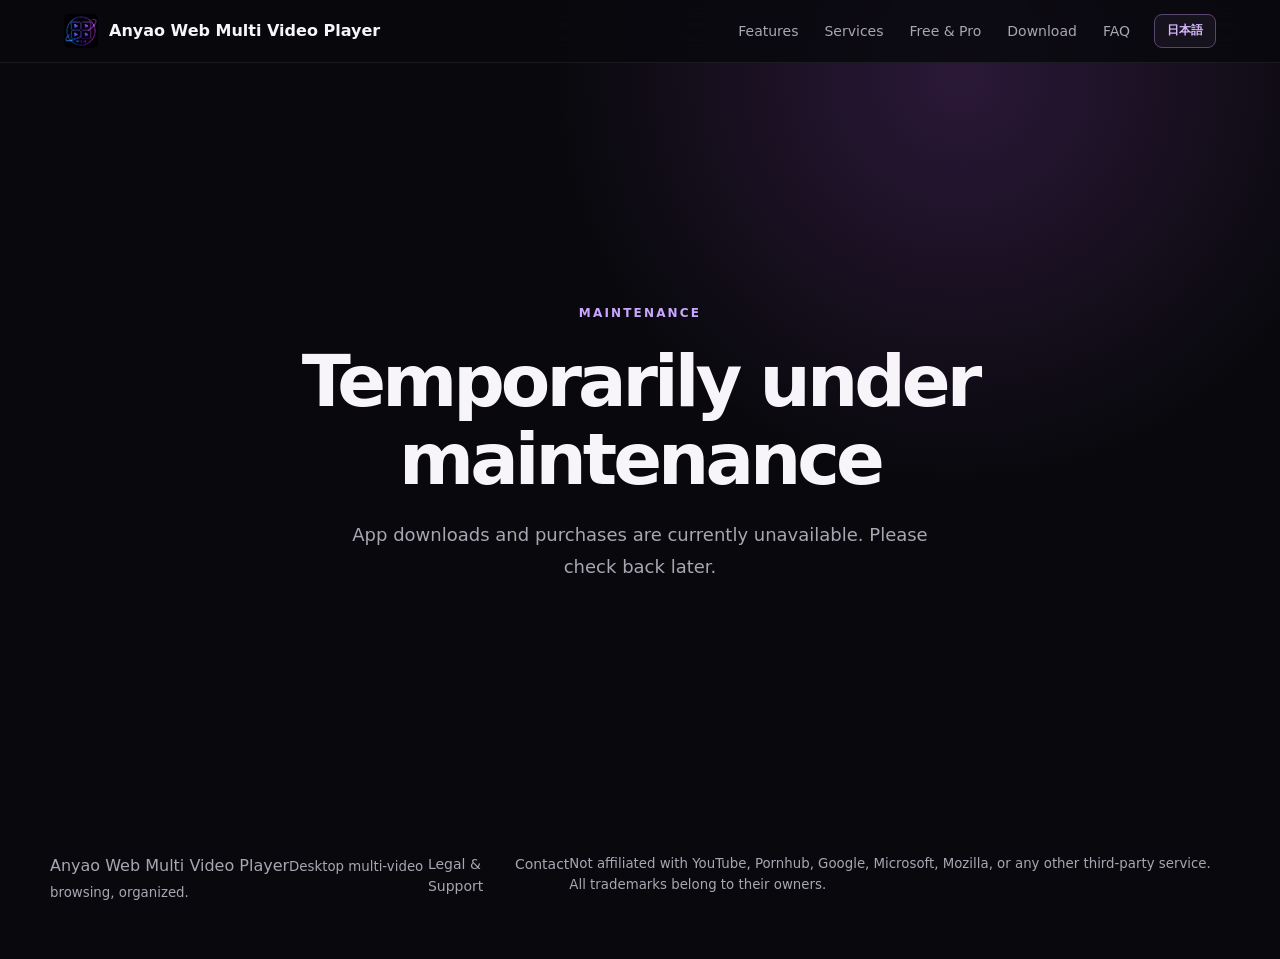
<file: index.html>
<!doctype html>
<html lang="en">
<head>
  <meta charset="utf-8">
  <meta name="viewport" content="width=device-width,initial-scale=1">
  <meta name="google-site-verification" content="KfYocEQhTSIYEuigC1DOJLBaySNf2OdBuXuCEnFZq0U">
  <title>Play Multiple Web Videos at Once | Anyao Web Multi Video Player</title>
  <meta name="description" content="Play multiple YouTube and web videos at once. Organize URLs into bookmarks and playlists with loops, Solo audio, paging, and export for macOS and Windows.">
  <meta name="robots" content="index,follow,max-image-preview:large,max-snippet:-1,max-video-preview:-1">
  <meta name="author" content="Anyao Software">
  <meta name="theme-color" content="#09080d">
  <link rel="canonical" href="https://anyao3.github.io/anyao-web-multi-video-player-site/">
  <link rel="alternate" hreflang="en" href="https://anyao3.github.io/anyao-web-multi-video-player-site/">
  <link rel="alternate" hreflang="ja" href="https://anyao3.github.io/anyao-web-multi-video-player-site/ja/">
  <link rel="alternate" hreflang="x-default" href="https://anyao3.github.io/anyao-web-multi-video-player-site/">
  <meta property="og:title" content="Play Multiple Web Videos at Once | Anyao">
  <meta property="og:description" content="Organize video URLs into playlists and play them together in a flexible desktop grid for macOS and Windows.">
  <meta property="og:type" content="website">
  <meta property="og:url" content="https://anyao3.github.io/anyao-web-multi-video-player-site/">
  <meta property="og:site_name" content="Anyao Web Multi Video Player">
  <meta property="og:locale" content="en_US">
  <meta property="og:locale:alternate" content="ja_JP">
  <meta property="og:image" content="https://anyao3.github.io/anyao-web-multi-video-player-site/assets/app-overview.png?v=1">
  <meta property="og:image:width" content="1536">
  <meta property="og:image:height" content="1024">
  <meta property="og:image:alt" content="Anyao Web Multi Video Player displaying four web videos and a playlist">
  <meta name="twitter:card" content="summary_large_image">
  <meta name="twitter:title" content="Play Multiple Web Videos at Once | Anyao">
  <meta name="twitter:description" content="Bookmark, arrange, loop, and play multiple web videos together on macOS or Windows.">
  <meta name="twitter:image" content="https://anyao3.github.io/anyao-web-multi-video-player-site/assets/app-overview.png?v=1">
  <meta name="twitter:image:alt" content="Anyao Web Multi Video Player displaying four web videos and a playlist">
  <link rel="icon" href="assets/app-icon.png?v=2">
  <link rel="stylesheet" href="styles.css?v=3">
  <script src="language.js?v=1"></script>
  <script type="application/ld+json">{"@context":"https://schema.org","@graph":[{"@type":"SoftwareApplication","@id":"https://anyao3.github.io/anyao-web-multi-video-player-site/#software","name":"Anyao Web Multi Video Player","url":"https://anyao3.github.io/anyao-web-multi-video-player-site/","image":"https://anyao3.github.io/anyao-web-multi-video-player-site/assets/app-icon.png","screenshot":"https://anyao3.github.io/anyao-web-multi-video-player-site/assets/app-overview.png","applicationCategory":"MultimediaApplication","applicationSubCategory":"Multi-video player and video bookmark manager","operatingSystem":"macOS, Windows 10, Windows 11","softwareVersion":"0.1.1","description":"A desktop app for organizing video-page URLs into bookmarks and playlists and playing multiple web videos together.","featureList":["Multiple web video playback","Searchable video bookmarks","Saved playlists","Section looping","Per-video Solo audio","Playlist JSON export","Configurable video grid"],"offers":[{"@type":"Offer","price":"0","priceCurrency":"JPY","name":"Free edition"},{"@type":"Offer","price":"980","priceCurrency":"JPY","name":"Pro lifetime license","url":"https://anyao3.github.io/anyao-web-multi-video-player-site/#pricing"}]},{"@type":"FAQPage","@id":"https://anyao3.github.io/anyao-web-multi-video-player-site/#faq-schema","mainEntity":[{"@type":"Question","name":"Does the app download or copy videos?","acceptedAnswer":{"@type":"Answer","text":"No. It organizes page URLs and plays media supplied by supported third-party services."}},{"@type":"Question","name":"What is imported from my browser?","acceptedAnswer":{"@type":"Answer","text":"The import reads bookmark titles and URLs. It does not import passwords, browsing history, or authentication cookies."}},{"@type":"Question","name":"Why is a supported video sometimes unavailable?","acceptedAnswer":{"@type":"Answer","text":"A video may require login, be region-restricted, be removed, block embedding, or change its player implementation."}},{"@type":"Question","name":"Where is my data stored?","acceptedAnswer":{"@type":"Answer","text":"Bookmarks, playlists, settings, and local license state are stored on your device."}}]}]}</script>
</head>
<body>
  <header class="site-header"><a class="brand" href="#top"><img src="assets/app-icon.png?v=2" alt="" width="36" height="36"><span>Anyao <b>Web Multi Video Player</b></span></a><div class="header-actions"><nav><a href="#features">Features</a><a href="#services">Services</a><a href="#pricing">Free &amp; Pro</a><a href="#download">Download</a><a href="#faq">FAQ</a></nav><a class="language-switch" href="ja/" data-language-choice="ja" lang="ja">日本語</a></div></header>
  <main id="top">
    <section class="hero section"><div class="hero-copy"><p class="eyebrow">DESKTOP MULTI-VIDEO BROWSER</p><h1>Collect web video pages.<br><span>Play them together.</span></h1><p class="lead">Browse supported sites normally, save the videos you want, then arrange multiple URLs into a synchronized visual workspace.</p><div class="hero-actions"><a class="button primary" href="#download">Download Free</a><a class="button secondary" href="#pricing">Compare Free &amp; Pro</a></div><p class="microcopy">No account required for Free. Bookmarks and playlists stay on your device.</p></div>
      <div class="visual"><img src="assets/app-icon.png?v=3" width="1254" height="1254" alt="Anyao Web Multi Video Player app icon"></div>
    </section>

    <section class="showcase" aria-label="Anyao Web Multi Video Player Pro overview">
      <figure class="app-overview"><img src="assets/app-overview.png?v=1" width="1536" height="1024" loading="eager" decoding="async" alt="Anyao Web Multi Video Player Pro showing playlists and four videos playing in a grid"></figure>
    </section>

    <section class="section mode-story"><div><p class="eyebrow">TWO MODES, ONE WORKFLOW</p><h2>Browse first. Build your wall next.</h2><p>Web Browser Mode displays the complete page and identifies supported videos. Save one click at a time—or import existing browser bookmarks—then switch to Video Player Mode to view multiple videos at once.</p></div><div class="mode-pills"><span><b>01</b> Browse the full page</span><span><b>02</b> Bookmark detected videos</span><span><b>03</b> Drag into a playlist</span><span><b>04</b> Play as a paged grid</span></div></section>

    <section class="section" id="features"><p class="eyebrow">FEATURES</p><h2>A flexible wall for web videos.</h2><div class="feature-grid">
      <article><span>◎</span><h3>Full-page browser</h3><p>Explore supported sites inside the app, not through a cropped player-only view.</p></article>
      <article><span>◇</span><h3>Automatic detection</h3><p>Recognized video pages can be bookmarked directly from Web Browser Mode.</p></article>
      <article><span>↧</span><h3>Browser import</h3><p>Import bookmarks from Chrome, Edge, Firefox, or an exported HTML file.</p></article>
      <article><span>▦</span><h3>Multi-video grid</h3><p>Play several URLs together with configurable rows, columns, and paging.</p></article>
      <article><span>☷</span><h3>Searchable bookmarks</h3><p>Find saved videos by title, URL, or service, then play a selection or build a new playlist.</p></article>
      <article><span>▶</span><h3>Global controls</h3><p>Space plays or pauses all, M toggles mute, and Enter opens the full wall.</p></article>
      <article><span>↔</span><h3>Per-video control</h3><p>Seek, mute, loop sections, swap positions, zoom, reset, or fullscreen a tile.</p></article>
      <article><span>☆</span><h3>Protected playlists</h3><p>Save loops and transforms, lock important lists, and export bookmarks and playlists for backup.</p></article>
      <article><span>⇥</span><h3>Automatic paging</h3><p>Videos beyond the per-page limit move to another page instead of overcrowding.</p></article>
    </div></section>

    <section class="section" id="services"><p class="eyebrow">SUPPORTED SERVICES</p><h2>Built for the pages you already use.</h2><div class="table-wrap"><table><thead><tr><th>Service</th><th>Playback method</th><th>Notes</th></tr></thead><tbody><tr><td>YouTube</td><td>Official embedded player</td><td>Recommended</td></tr><tr><td>Pornhub</td><td>Embedded video player</td><td>Best effort</td></tr><tr><td>XVideos / xHamster</td><td>Embedded or public player</td><td>Best effort</td></tr><tr><td>FC2 Video</td><td>Unmodified official page</td><td>Advertising, age gates, and native controls remain visible</td></tr><tr><td>Other public video pages</td><td>Automatic media detection</td><td>May work when compatible media can be detected; not guaranteed</td></tr></tbody></table></div><p class="section-note">Compatibility is not limited to the services listed above. Other public video pages may also work when the app can detect a compatible player or media source. Third-party services can change their pages, access rules, advertising, or playback technology without notice. The app does not bypass logins, age confirmation, geographic restrictions, subscriptions, DRM, or other access controls.</p></section>

    <section class="section pricing" id="pricing"><div><p class="eyebrow">FREE &amp; PRO</p><h2>Start free. Remove the limits once.</h2><p>Pro is a lifetime license for up to five active devices. No subscription.</p></div><div class="table-wrap"><table><thead><tr><th>Feature</th><th>Free</th><th>Pro</th></tr></thead><tbody><tr><td>Bookmarks</td><td>Up to 20</td><td>Unlimited</td></tr><tr><td>Playlists</td><td>Up to 10</td><td>Unlimited</td></tr><tr><td>Grid layout</td><td>4 per page · 2 rows · 2 columns</td><td>Per Page, Rows, Columns: 1–50</td></tr><tr><td>License</td><td>No activation</td><td>Lifetime · up to 5 active devices</td></tr></tbody></table></div><a class="button primary" data-purchase target="_blank" rel="noopener">Get Pro · ¥980</a></section>

    <section class="section" id="download"><p class="eyebrow">DOWNLOAD</p><div class="section-heading"><h2>Choose your build.</h2><p>Native desktop packages for macOS and Windows.</p></div><div class="download-grid">
      <article class="download-card featured"><small class="card-badge">RECOMMENDED</small><h3>macOS</h3><h4>Apple silicon</h4><p>For Macs with an M1 chip or newer.</p><div class="tags"><span>M1+</span><span>arm64</span><span>DMG</span></div><a class="download-button" data-download="mac-arm64"><span class="button-label">Download</span><small><span data-version></span></small></a></article>
      <article class="download-card"><h3>macOS</h3><h4>Intel</h4><p>For earlier Macs with an Intel processor.</p><div class="tags"><span>Intel</span><span>x64</span><span>DMG</span></div><a class="download-button" data-download="mac-intel"><span class="button-label">Download</span><small><span data-version></span></small></a></article>
      <article class="download-card"><h3>Windows</h3><h4>Windows 10/11</h4><p>64-bit installer for Windows PCs.</p><div class="tags"><span>Windows 10+</span><span>x64</span><span>EXE</span></div><a class="download-button" data-download="windows"><span class="button-label">Download</span><small><span data-version></span></small></a></article>
    </div><p class="section-note availability">Direct downloads from the official GitHub release. No account is required for Free.</p></section>

    <section class="section first-launch"><div><p class="eyebrow">FIRST LAUNCH ON MAC</p><h2>One extra step for an unsigned build.</h2><p>If macOS says the app is damaged, move it to Applications, open Terminal, run the command below, then launch it again.</p></div><div class="command-box"><code>xattr -dr com.apple.quarantine "/Applications/Anyao Web Multi Video Player.app"</code><button type="button" data-copy='xattr -dr com.apple.quarantine "/Applications/Anyao Web Multi Video Player.app"'>Copy</button></div><p class="section-note">Only run this for a package you intentionally downloaded from this official page. Windows SmartScreen may similarly require “More info” → “Run anyway” for an unsigned build.</p></section>

    <section class="section" id="faq"><p class="eyebrow">FAQ</p><h2>Know before you download.</h2><div class="faq-list">
      <details><summary>Does the app download or copy videos?</summary><p>No. It organizes page URLs and plays media supplied by supported third-party services. You remain responsible for complying with each service’s terms and applicable law.</p></details>
      <details><summary>What is imported from my browser?</summary><p>The import reads bookmark titles and URLs. It does not import passwords, browsing history, or authentication cookies.</p></details>
      <details><summary>Why is a supported video sometimes unavailable?</summary><p>A video may require login, be region-restricted, be removed, block embedding, or change its player implementation. Compatibility with services other than those marked Recommended is provided on a best-effort basis.</p></details>
      <details><summary>Can every video play simultaneously?</summary><p>Not guaranteed. Service restrictions, network speed, video resolution, and your computer’s CPU/GPU and memory determine the practical limit.</p></details>
      <details><summary>How does the Pro license work?</summary><p>It is a one-time lifetime license for up to five active devices. Deactivate an old device before moving the license when possible. License validation uses Polar and includes a limited offline grace period.</p></details>
      <details><summary>Where is my data stored?</summary><p>Bookmarks, playlists, settings, and local license state are stored on your device. Opening pages and playing media necessarily sends requests to the selected website and its media providers.</p></details>
    </div></section>
  </main>
  <dialog class="mac-download-dialog" id="mac-download-dialog" aria-labelledby="mac-dialog-title">
    <form method="dialog"><button class="dialog-close" aria-label="Close">×</button></form>
    <p class="eyebrow">BEFORE YOU DOWNLOAD</p>
    <h2 id="mac-dialog-title">One command may be required on first launch.</h2>
    <p>Because this build is not notarized by Apple, macOS may say the app is damaged. After moving the app to Applications, open Terminal and run:</p>
    <pre class="command"><code>xattr -dr com.apple.quarantine "/Applications/Anyao Web Multi Video Player.app"</code></pre>
    <p class="dialog-note">Only run this command for the app downloaded directly from this official page.</p>
    <div class="dialog-actions"><button type="button" class="copy-command" data-copy='xattr -dr com.apple.quarantine "/Applications/Anyao Web Multi Video Player.app"'>Copy command</button><a class="dialog-download" href="#">Download DMG</a></div>
  </dialog>
  <footer><div><span>Anyao Web Multi Video Player</span><small>Desktop multi-video browsing, organized.</small></div><nav><a href="legal.html">Legal &amp; Support</a><a href="mailto:anyao.support@gmail.com">Contact</a></nav><small>Not affiliated with YouTube, Pornhub, Google, Microsoft, Mozilla, or any other third-party service. All trademarks belong to their owners.</small></footer>
  <script src="site-config.js?v=2"></script>
</body>
</html>
</file>
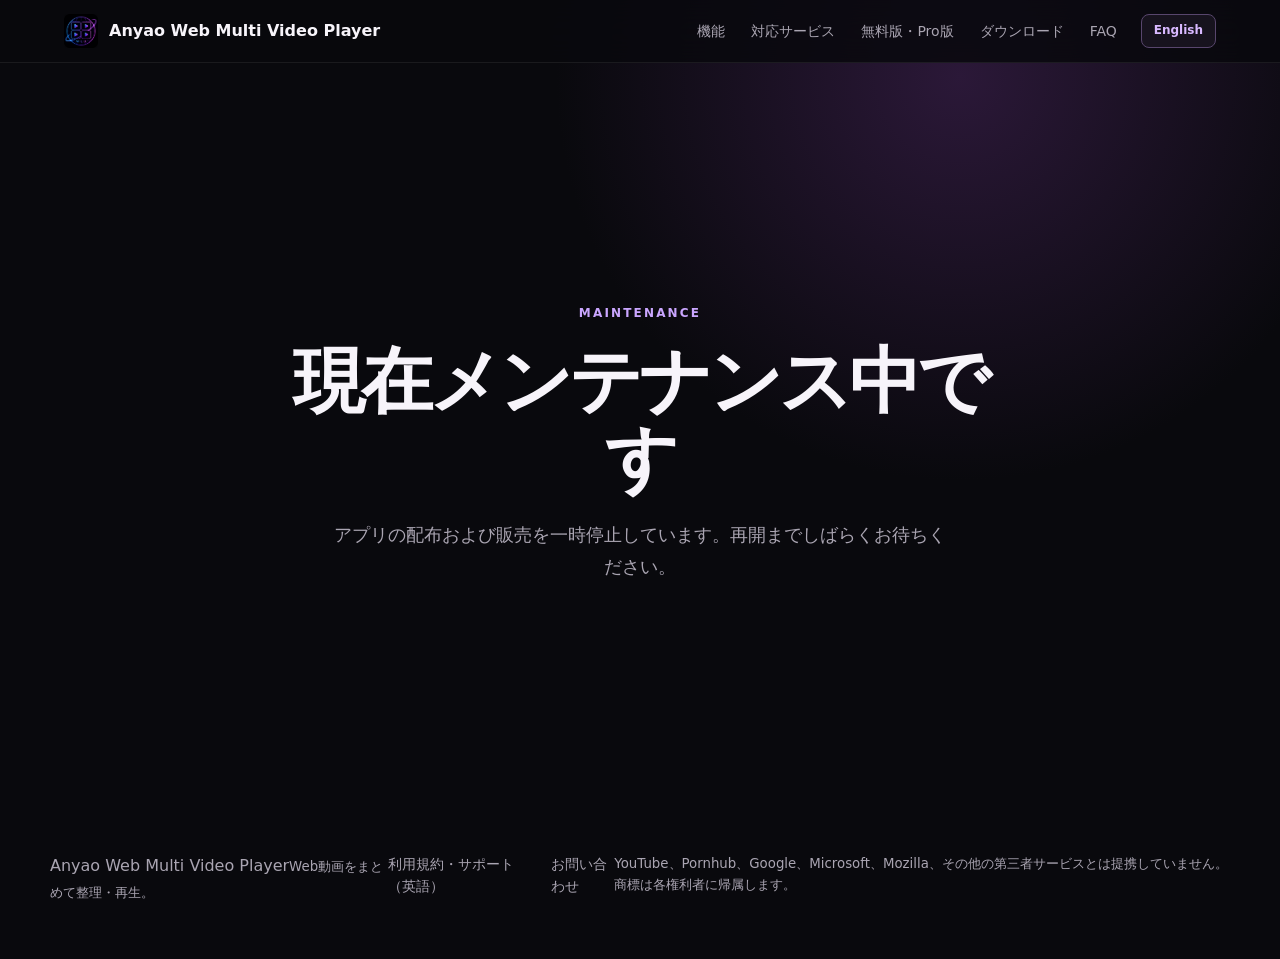
<file: ja/index.html>
<!doctype html>
<html lang="ja">
<head>
  <meta charset="utf-8">
  <meta name="viewport" content="width=device-width,initial-scale=1">
  <title>複数のWeb動画を同時再生・プレイリスト管理 | Anyao</title>
  <meta name="description" content="YouTubeなど複数のWeb動画を一画面で同時再生。動画URLをブックマークとプレイリストに整理し、区間ループ、Solo音声、ページ切替、エクスポートができるMac・Windows対応アプリです。">
  <meta name="robots" content="index,follow,max-image-preview:large,max-snippet:-1,max-video-preview:-1">
  <meta name="author" content="Anyao Software">
  <meta name="theme-color" content="#09080d">
  <link rel="canonical" href="https://anyao3.github.io/anyao-web-multi-video-player-site/ja/">
  <link rel="alternate" hreflang="en" href="https://anyao3.github.io/anyao-web-multi-video-player-site/">
  <link rel="alternate" hreflang="ja" href="https://anyao3.github.io/anyao-web-multi-video-player-site/ja/">
  <link rel="alternate" hreflang="x-default" href="https://anyao3.github.io/anyao-web-multi-video-player-site/">
  <meta property="og:title" content="複数のWeb動画を同時再生・プレイリスト管理 | Anyao">
  <meta property="og:description" content="動画URLを整理し、一つの画面で複数同時再生できるMac・Windows対応デスクトップアプリ。">
  <meta property="og:type" content="website">
  <meta property="og:url" content="https://anyao3.github.io/anyao-web-multi-video-player-site/ja/">
  <meta property="og:site_name" content="Anyao Web Multi Video Player">
  <meta property="og:locale" content="ja_JP">
  <meta property="og:locale:alternate" content="en_US">
  <meta property="og:image" content="https://anyao3.github.io/anyao-web-multi-video-player-site/assets/app-overview.png?v=1">
  <meta property="og:image:width" content="1536">
  <meta property="og:image:height" content="1024">
  <meta property="og:image:alt" content="4本のWeb動画とプレイリストを表示したAnyao Web Multi Video Player">
  <meta name="twitter:card" content="summary_large_image">
  <meta name="twitter:title" content="複数のWeb動画を同時再生・プレイリスト管理 | Anyao">
  <meta name="twitter:description" content="動画URLをブックマークとプレイリストに整理し、複数同時再生できるMac・Windows対応アプリ。">
  <meta name="twitter:image" content="https://anyao3.github.io/anyao-web-multi-video-player-site/assets/app-overview.png?v=1">
  <meta name="twitter:image:alt" content="4本のWeb動画とプレイリストを表示したAnyao Web Multi Video Player">
  <link rel="icon" href="../assets/app-icon.png?v=2">
  <link rel="stylesheet" href="../styles.css?v=3">
  <script src="../language.js?v=1"></script>
  <script type="application/ld+json">{"@context":"https://schema.org","@graph":[{"@type":"SoftwareApplication","@id":"https://anyao3.github.io/anyao-web-multi-video-player-site/ja/#software","name":"Anyao Web Multi Video Player","url":"https://anyao3.github.io/anyao-web-multi-video-player-site/ja/","image":"https://anyao3.github.io/anyao-web-multi-video-player-site/assets/app-icon.png","screenshot":"https://anyao3.github.io/anyao-web-multi-video-player-site/assets/app-overview.png","applicationCategory":"MultimediaApplication","applicationSubCategory":"複数動画プレイヤー・動画ブックマーク管理","operatingSystem":"macOS, Windows 10, Windows 11","softwareVersion":"0.1.1","description":"動画ページのURLをブックマークとプレイリストに整理し、複数のWeb動画を一画面で同時再生できるデスクトップアプリ。","featureList":["複数Web動画の同時再生","動画ブックマーク検索","プレイリスト保存","区間ループ","動画ごとのSolo音声","プレイリストJSONエクスポート","動画グリッド設定"],"offers":[{"@type":"Offer","price":"0","priceCurrency":"JPY","name":"無料版"},{"@type":"Offer","price":"980","priceCurrency":"JPY","name":"Pro買い切りライセンス","url":"https://anyao3.github.io/anyao-web-multi-video-player-site/ja/#pricing"}]},{"@type":"FAQPage","@id":"https://anyao3.github.io/anyao-web-multi-video-player-site/ja/#faq-schema","mainEntity":[{"@type":"Question","name":"動画をダウンロードまたはコピーしますか？","acceptedAnswer":{"@type":"Answer","text":"いいえ。ページURLを整理し、第三者サービスが提供するメディアを再生します。"}},{"@type":"Question","name":"ブラウザから何を読み込みますか？","acceptedAnswer":{"@type":"Answer","text":"ブックマークのタイトルとURLを読み込みます。パスワード、閲覧履歴、認証Cookieは読み込みません。"}},{"@type":"Question","name":"対応動画が再生できないことがあるのはなぜですか？","acceptedAnswer":{"@type":"Answer","text":"ログインや地域制限、動画の削除、埋め込み禁止、プレイヤー仕様変更などが原因です。"}},{"@type":"Question","name":"データはどこに保存されますか？","acceptedAnswer":{"@type":"Answer","text":"ブックマーク、プレイリスト、設定、ローカルのライセンス状態は端末内に保存されます。"}}]}]}</script>
</head>
<body>
  <header class="site-header"><a class="brand" href="#top"><img src="../assets/app-icon.png?v=2" alt="" width="36" height="36"><span>Anyao <b>Web Multi Video Player</b></span></a><div class="header-actions"><nav><a href="#features">機能</a><a href="#services">対応サービス</a><a href="#pricing">無料版・Pro版</a><a href="#download">ダウンロード</a><a href="#faq">FAQ</a></nav><a class="language-switch" href="../" data-language-choice="en" lang="en">English</a></div></header>
  <main id="top">
    <section class="hero section"><div class="hero-copy"><p class="eyebrow">デスクトップ・マルチ動画ブラウザ</p><h1>Web動画を集めて、<br><span>まとめて再生。</span></h1><p class="lead">Webページを普段どおり閲覧し、見たい動画を保存。複数のURLを一つの画面に並べて同時再生できます。</p><div class="hero-actions"><a class="button primary" href="#download">無料でダウンロード</a><a class="button secondary" href="#pricing">無料版とPro版を比較</a></div><p class="microcopy">無料版はアカウント登録不要。ブックマークとプレイリストは端末内に保存されます。</p></div>
      <div class="visual"><img src="../assets/app-icon.png?v=3" width="1254" height="1254" alt="Anyao Web Multi Video Playerのアプリアイコン"></div>
    </section>

    <section class="showcase" aria-label="Anyao Web Multi Video Player Proの利用イメージ">
      <figure class="app-overview"><img src="../assets/app-overview.png?v=1" width="1536" height="1024" loading="eager" decoding="async" alt="プレイリストと4本の動画をグリッド表示したAnyao Web Multi Video Player Pro"></figure>
    </section>

    <section class="section mode-story"><div><p class="eyebrow">2つのモード、1つの流れ</p><h2>ページを見つけて、動画ウォールを作る。</h2><p>Web Browserではページ全体を表示し、対応動画を検出します。動画を保存するか既存ブラウザのブックマークを読み込み、Video Playerへ切り替えると複数動画を同時に表示できます。</p></div><div class="mode-pills"><span><b>01</b> Webページ全体を閲覧</span><span><b>02</b> 検出した動画をブックマーク</span><span><b>03</b> プレイリストへドラッグ</span><span><b>04</b> ページ切替対応のグリッドで再生</span></div></section>

    <section class="section" id="features"><p class="eyebrow">主な機能</p><h2>Web動画を自由に並べる。</h2><div class="feature-grid">
      <article><span>◎</span><h3>フルページブラウザ</h3><p>動画だけを切り抜かず、対応サイトのページ全体をアプリ内で閲覧できます。</p></article>
      <article><span>◇</span><h3>動画ページの自動検出</h3><p>認識した動画ページをWeb Browserから直接ブックマークできます。</p></article>
      <article><span>↧</span><h3>ブラウザから読込み</h3><p>Chrome、Edge、Firefox、SafariまたはHTMLファイルからブックマークを読み込めます。</p></article>
      <article><span>▦</span><h3>複数動画グリッド</h3><p>複数のURLを同時再生。Pro版では行・列・1ページの本数を変更できます。</p></article>
      <article><span>☷</span><h3>検索できるブックマーク</h3><p>タイトル、URL、サービス名で検索し、選んだ動画からプレイリストを作れます。</p></article>
      <article><span>▶</span><h3>一括コントロール</h3><p>Spaceで一括再生・停止、Mでミュート切替、Enterで動画エリアを全画面表示します。</p></article>
      <article><span>↔</span><h3>動画ごとの操作</h3><p>シーク、ミュート、区間ループ、入替え、ズーム、リセット、全画面表示に対応します。</p></article>
      <article><span>☆</span><h3>保護できるプレイリスト</h3><p>ループや表示状態を保存し、大切なリストをロック。バックアップ用の入出力もできます。</p></article>
      <article><span>⇥</span><h3>自動ページ切替</h3><p>1ページの上限を超えた動画は、画面を詰め込まず次のページへ割り当てられます。</p></article>
    </div></section>

    <section class="section" id="services"><p class="eyebrow">対応サービス</p><h2>いつもの動画ページに対応。</h2><div class="table-wrap"><table><thead><tr><th>サービス</th><th>再生方法</th><th>対応状況</th></tr></thead><tbody><tr><td>YouTube</td><td>公式埋め込みプレイヤー</td><td>推奨</td></tr><tr><td>Pornhub</td><td>埋め込み動画プレイヤー</td><td>ベストエフォート</td></tr><tr><td>XVideos / xHamster</td><td>埋め込みまたは公開プレイヤー</td><td>ベストエフォート</td></tr><tr><td>FC2 Video</td><td>公式ページをそのまま表示</td><td>広告・年齢確認・標準操作を表示</td></tr><tr><td>その他の公開動画ページ</td><td>メディアの自動検出</td><td>検出できる場合に動作・保証なし</td></tr></tbody></table></div><p class="section-note">対応は上記サービスだけに限定されません。互換性のあるプレイヤーやメディアを検出できる公開動画ページは動作する場合があります。第三者サービスのページ、アクセス条件、広告、再生方式は予告なく変更されるため、動作は保証されません。本アプリはログイン、年齢確認、地域制限、購読、DRMなどのアクセス制御を回避しません。</p></section>

    <section class="section pricing" id="pricing"><div><p class="eyebrow">無料版・PRO版</p><h2>まず無料で確認。必要なら一度だけアップグレード。</h2><p>Proは買い切りの永久ライセンスです。同時に最大5台まで認証できます。サブスクリプションではありません。</p></div><div class="table-wrap"><table><thead><tr><th>機能</th><th>無料版</th><th>Pro版</th></tr></thead><tbody><tr><td>ブックマーク</td><td>最大20件</td><td>無制限</td></tr><tr><td>プレイリスト</td><td>最大10件</td><td>無制限</td></tr><tr><td>グリッド設定</td><td>1ページ4本・2行・2列</td><td>1ページ・行・列を1～50で設定</td></tr><tr><td>ライセンス</td><td>認証不要</td><td>買い切り・最大5台</td></tr></tbody></table></div><a class="button primary" data-purchase target="_blank" rel="noopener">Pro版を購入 · ¥980</a></section>

    <section class="section" id="download"><p class="eyebrow">ダウンロード</p><div class="section-heading"><h2>お使いの環境を選択。</h2><p>macOSとWindows用のデスクトップアプリです。</p></div><div class="download-grid">
      <article class="download-card featured"><small class="card-badge">おすすめ</small><h3>macOS</h3><h4>Apple silicon</h4><p>M1以降のAppleチップを搭載したMac用です。</p><div class="tags"><span>M1+</span><span>arm64</span><span>DMG</span></div><a class="download-button" data-download="mac-arm64"><span class="button-label">ダウンロード</span><small><span data-version></span></small></a></article>
      <article class="download-card"><h3>macOS</h3><h4>Intel</h4><p>Intelプロセッサを搭載した以前のMac用です。</p><div class="tags"><span>Intel</span><span>x64</span><span>DMG</span></div><a class="download-button" data-download="mac-intel"><span class="button-label">ダウンロード</span><small><span data-version></span></small></a></article>
      <article class="download-card"><h3>Windows</h3><h4>Windows 10/11</h4><p>64-bit Windows PC用インストーラーです。</p><div class="tags"><span>Windows 10+</span><span>x64</span><span>EXE</span></div><a class="download-button" data-download="windows"><span class="button-label">ダウンロード</span><small><span data-version></span></small></a></article>
    </div><p class="section-note availability">公式GitHub Releaseから直接ダウンロードします。無料版の利用にアカウント登録は不要です。</p></section>

    <section class="section first-launch"><div><p class="eyebrow">MACでの初回起動</p><h2>未署名ビルドのため、最初に1つ手順が必要です。</h2><p>macOSで「壊れているため開けません」と表示された場合は、アプリをApplicationsへ移動し、ターミナルで次のコマンドを実行してからもう一度起動してください。</p></div><div class="command-box"><code>xattr -dr com.apple.quarantine "/Applications/Anyao Web Multi Video Player.app"</code><button type="button" data-copy='xattr -dr com.apple.quarantine "/Applications/Anyao Web Multi Video Player.app"' data-copied-label="コピーしました">コピー</button></div><p class="section-note">この公式ページから自分でダウンロードしたパッケージに対してのみ実行してください。未署名のWindows版ではSmartScreenが表示される場合があります。その場合は「詳細情報」→「実行」を選択します。</p></section>

    <section class="section" id="faq"><p class="eyebrow">FAQ</p><h2>ダウンロード前に確認。</h2><div class="faq-list">
      <details><summary>動画をダウンロードまたはコピーしますか？</summary><p>いいえ。ページURLを整理し、第三者サービスが提供するメディアを再生します。各サービスの利用規約と適用法令を守る責任はユーザーにあります。</p></details>
      <details><summary>ブラウザから何を読み込みますか？</summary><p>ブックマークのタイトルとURLを読み込みます。パスワード、閲覧履歴、認証Cookieは読み込みません。</p></details>
      <details><summary>対応動画が再生できないことがあるのはなぜですか？</summary><p>ログインや地域制限、動画の削除、埋め込み禁止、プレイヤー仕様変更などが原因です。「推奨」以外のサービスへの対応はベストエフォートです。</p></details>
      <details><summary>すべての動画を同時再生できますか？</summary><p>保証されません。サービス側の制限、通信速度、解像度、PCのCPU・GPU・メモリにより実用上の上限が変わります。</p></details>
      <details><summary>Proライセンスの仕組みは？</summary><p>買い切りの永久ライセンスで、同時に最大5台まで認証できます。可能であれば古い端末で認証解除してから別の端末へ移してください。ライセンス確認にはPolarを使用し、一定期間のオフライン猶予があります。</p></details>
      <details><summary>データはどこに保存されますか？</summary><p>ブックマーク、プレイリスト、設定、ローカルのライセンス状態は端末内に保存されます。ページ表示や動画再生時には、選択したWebサイトと配信事業者へ通信が発生します。</p></details>
    </div></section>
  </main>
  <dialog class="mac-download-dialog" id="mac-download-dialog" aria-labelledby="mac-dialog-title">
    <form method="dialog"><button class="dialog-close" aria-label="閉じる">×</button></form>
    <p class="eyebrow">ダウンロード前にご確認ください</p>
    <h2 id="mac-dialog-title">初回起動時にコマンドが必要な場合があります。</h2>
    <p>このビルドはAppleの公証を受けていないため、macOSが「壊れているため開けません」と表示する場合があります。アプリをApplicationsへ移動した後、ターミナルで次のコマンドを実行してください。</p>
    <pre class="command"><code>xattr -dr com.apple.quarantine "/Applications/Anyao Web Multi Video Player.app"</code></pre>
    <p class="dialog-note">この公式ページからダウンロードしたアプリに対してのみ実行してください。</p>
    <div class="dialog-actions"><button type="button" class="copy-command" data-copy='xattr -dr com.apple.quarantine "/Applications/Anyao Web Multi Video Player.app"' data-copied-label="コピーしました">コマンドをコピー</button><a class="dialog-download" href="#">DMGをダウンロード</a></div>
  </dialog>
  <footer><div><span>Anyao Web Multi Video Player</span><small>Web動画をまとめて整理・再生。</small></div><nav><a href="../legal.html">利用規約・サポート（英語）</a><a href="mailto:anyao.support@gmail.com">お問い合わせ</a></nav><small>YouTube、Pornhub、Google、Microsoft、Mozilla、その他の第三者サービスとは提携していません。商標は各権利者に帰属します。</small></footer>
  <script src="../site-config.js?v=2"></script>
</body>
</html>
</file>
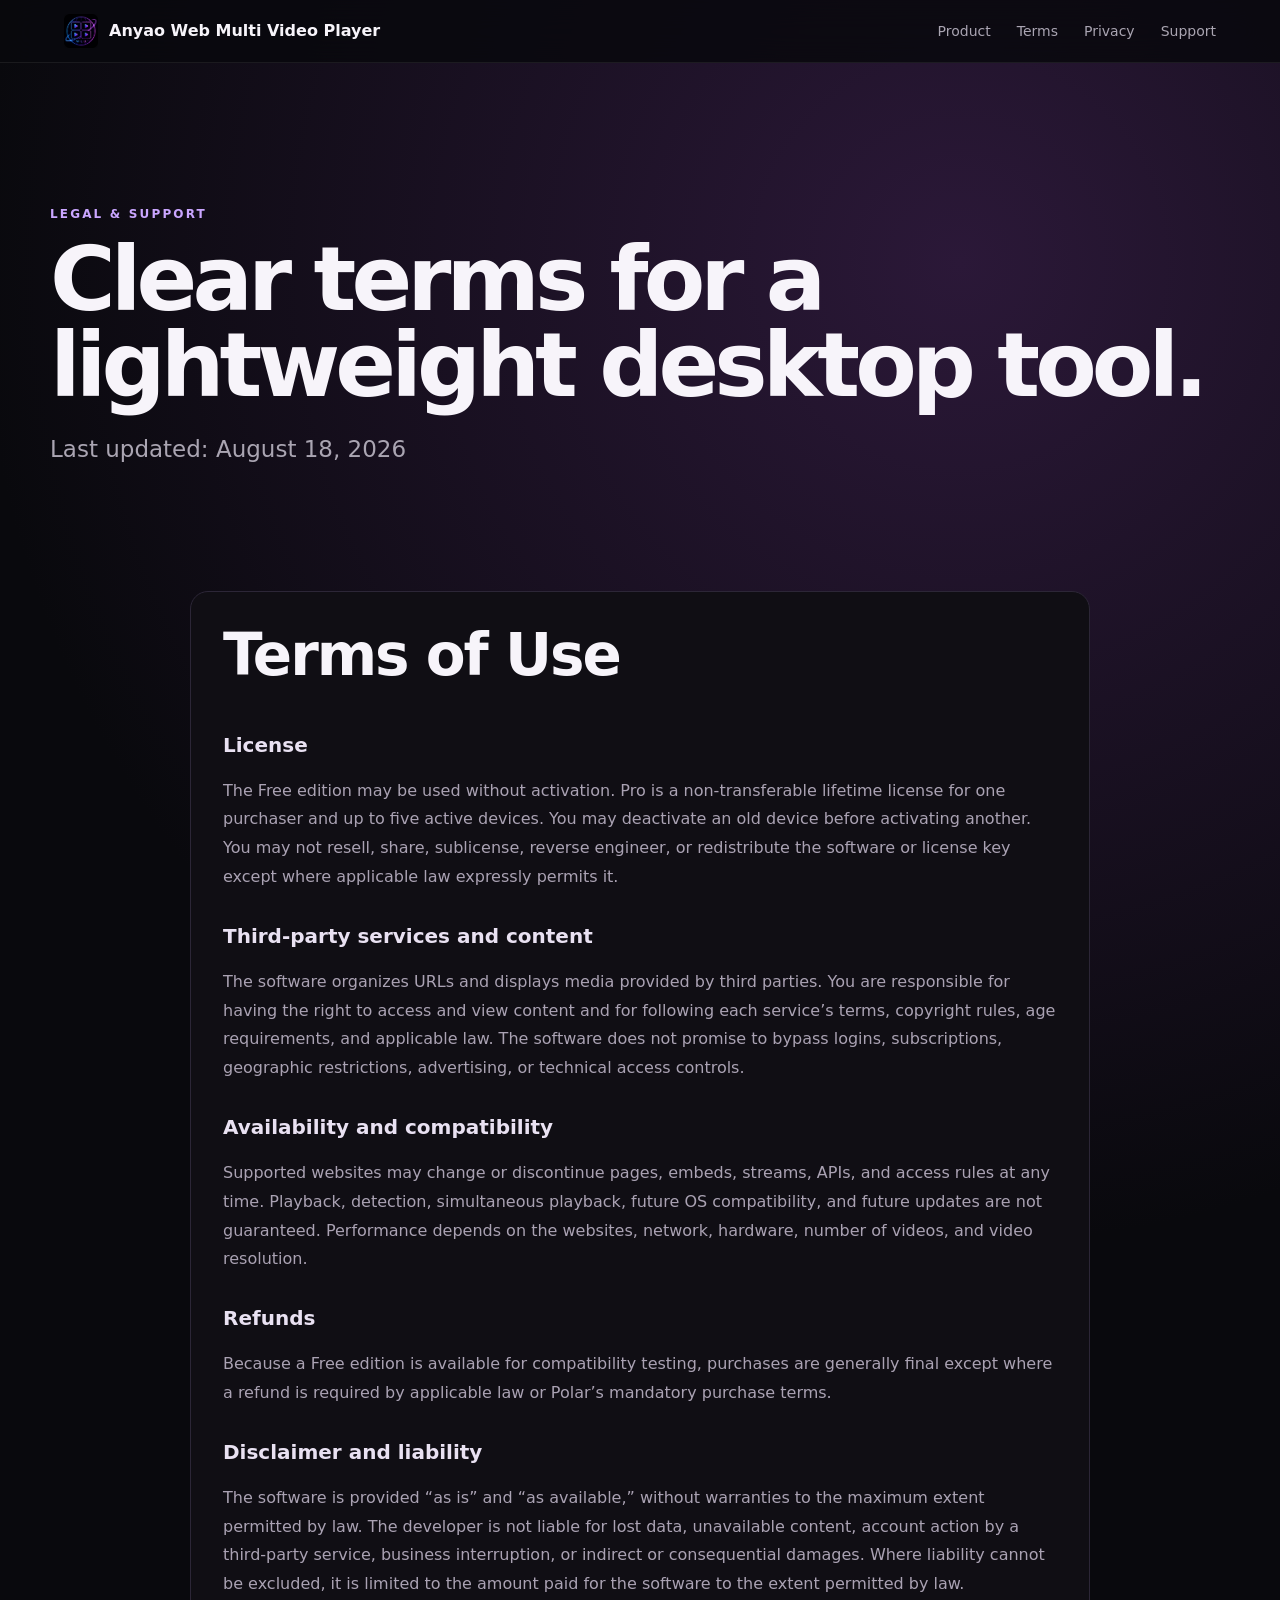
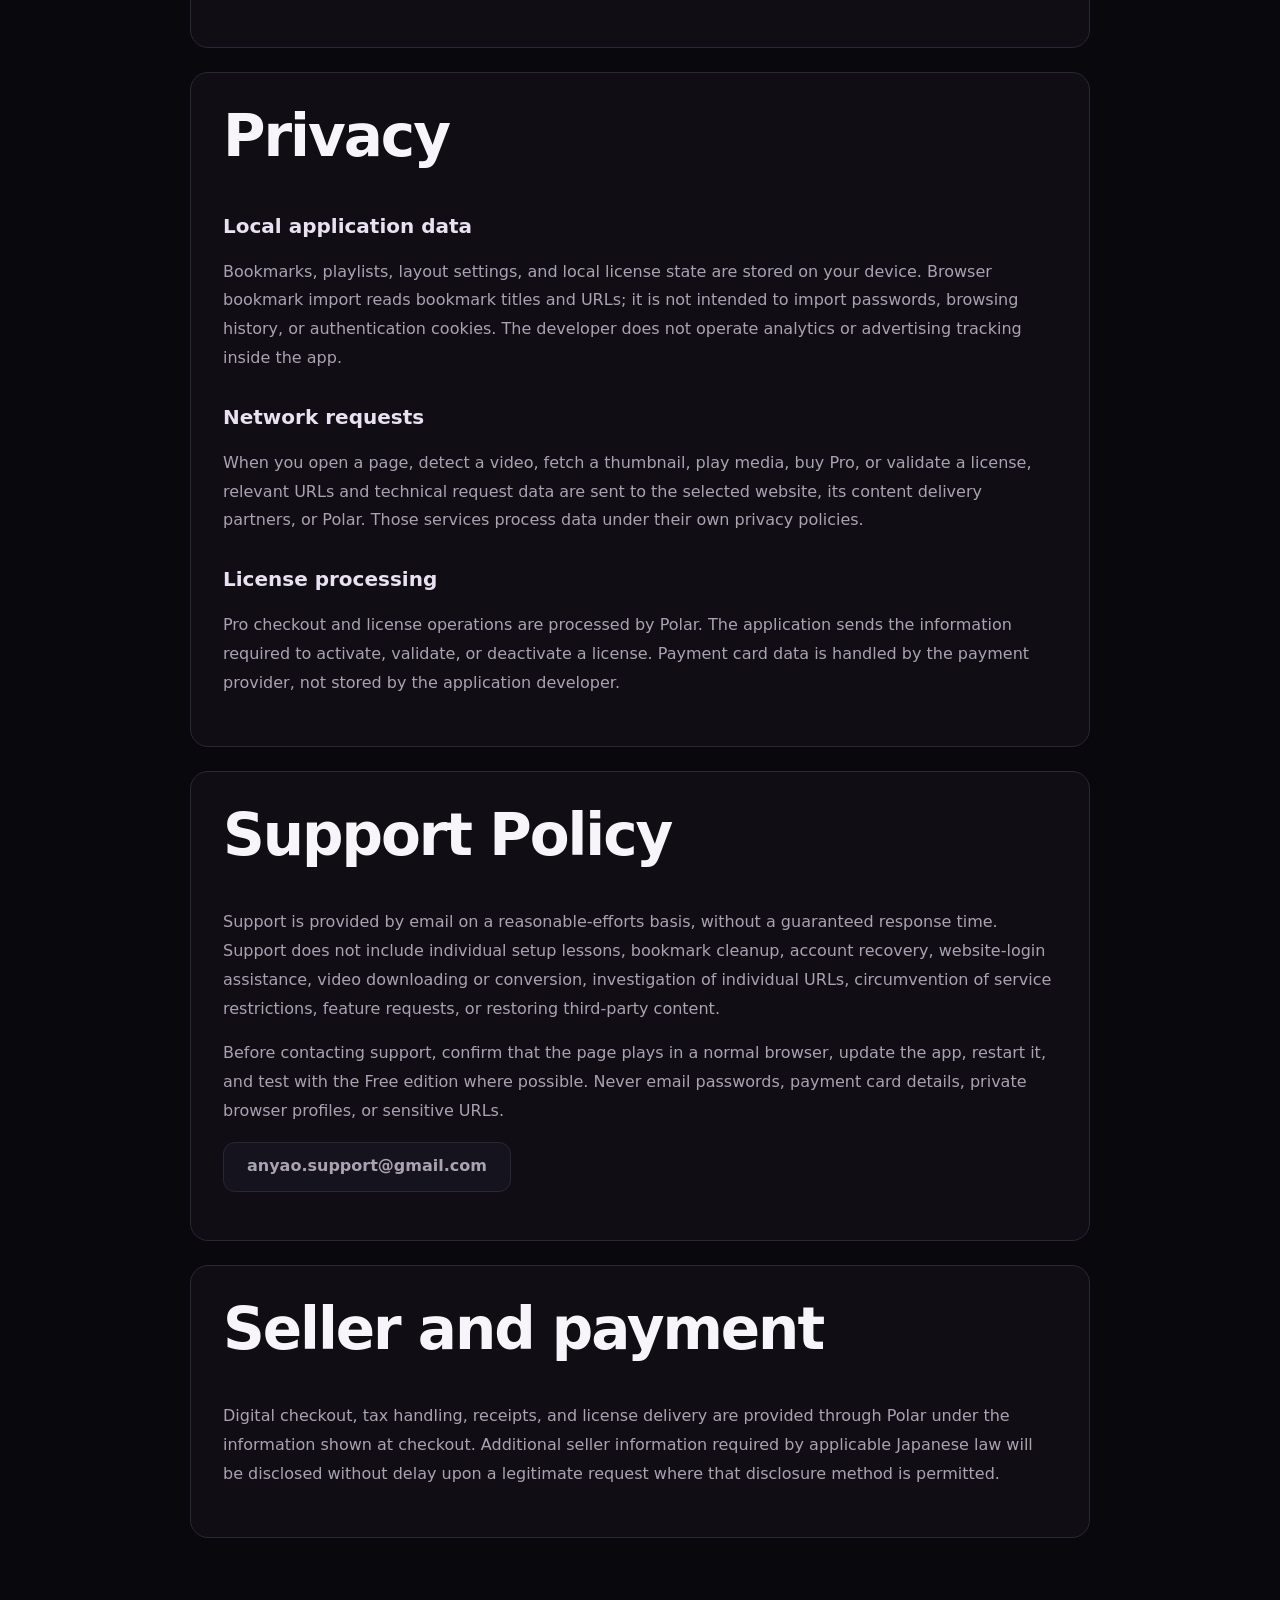
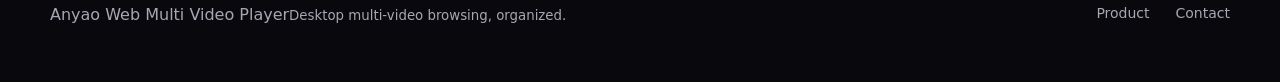
<file: legal.html>
<!doctype html><html lang="en"><head><meta charset="utf-8"><meta name="viewport" content="width=device-width,initial-scale=1"><title>Legal, Privacy & Support | Anyao Web Multi Video Player</title><meta name="description" content="Terms of use, local-data privacy information, third-party service notices, licensing, and support policy for Anyao Web Multi Video Player."><meta name="robots" content="index,follow,max-snippet:-1"><meta name="theme-color" content="#09080d"><link rel="canonical" href="https://anyao3.github.io/anyao-web-multi-video-player-site/legal.html"><meta property="og:title" content="Legal, Privacy & Support | Anyao Web Multi Video Player"><meta property="og:description" content="Terms, privacy details, licensing information, and support policy for Anyao Web Multi Video Player."><meta property="og:type" content="website"><meta property="og:url" content="https://anyao3.github.io/anyao-web-multi-video-player-site/legal.html"><meta property="og:site_name" content="Anyao Web Multi Video Player"><link rel="icon" href="assets/app-icon.png"><link rel="stylesheet" href="styles.css?v=1"></head><body>
<header class="site-header"><a class="brand" href="index.html"><img src="assets/app-icon.png" alt="" width="36" height="36"><span>Anyao <b>Web Multi Video Player</b></span></a><nav><a href="index.html">Product</a><a href="#terms">Terms</a><a href="#privacy">Privacy</a><a href="#support">Support</a></nav></header>
<main class="legal-page"><section class="section"><p class="eyebrow">LEGAL &amp; SUPPORT</p><h1>Clear terms for a lightweight desktop tool.</h1><p class="lead">Last updated: August 18, 2026</p></section>
<section class="legal-content" id="terms"><h2>Terms of Use</h2><h3>License</h3><p>The Free edition may be used without activation. Pro is a non-transferable lifetime license for one purchaser and up to five active devices. You may deactivate an old device before activating another. You may not resell, share, sublicense, reverse engineer, or redistribute the software or license key except where applicable law expressly permits it.</p><h3>Third-party services and content</h3><p>The software organizes URLs and displays media provided by third parties. You are responsible for having the right to access and view content and for following each service’s terms, copyright rules, age requirements, and applicable law. The software does not promise to bypass logins, subscriptions, geographic restrictions, advertising, or technical access controls.</p><h3>Availability and compatibility</h3><p>Supported websites may change or discontinue pages, embeds, streams, APIs, and access rules at any time. Playback, detection, simultaneous playback, future OS compatibility, and future updates are not guaranteed. Performance depends on the websites, network, hardware, number of videos, and video resolution.</p><h3>Refunds</h3><p>Because a Free edition is available for compatibility testing, purchases are generally final except where a refund is required by applicable law or Polar’s mandatory purchase terms.</p><h3>Disclaimer and liability</h3><p>The software is provided “as is” and “as available,” without warranties to the maximum extent permitted by law. The developer is not liable for lost data, unavailable content, account action by a third-party service, business interruption, or indirect or consequential damages. Where liability cannot be excluded, it is limited to the amount paid for the software to the extent permitted by law.</p></section>
<section class="legal-content" id="privacy"><h2>Privacy</h2><h3>Local application data</h3><p>Bookmarks, playlists, layout settings, and local license state are stored on your device. Browser bookmark import reads bookmark titles and URLs; it is not intended to import passwords, browsing history, or authentication cookies. The developer does not operate analytics or advertising tracking inside the app.</p><h3>Network requests</h3><p>When you open a page, detect a video, fetch a thumbnail, play media, buy Pro, or validate a license, relevant URLs and technical request data are sent to the selected website, its content delivery partners, or Polar. Those services process data under their own privacy policies.</p><h3>License processing</h3><p>Pro checkout and license operations are processed by Polar. The application sends the information required to activate, validate, or deactivate a license. Payment card data is handled by the payment provider, not stored by the application developer.</p></section>
<section class="legal-content" id="support"><h2>Support Policy</h2><p>Support is provided by email on a reasonable-efforts basis, without a guaranteed response time. Support does not include individual setup lessons, bookmark cleanup, account recovery, website-login assistance, video downloading or conversion, investigation of individual URLs, circumvention of service restrictions, feature requests, or restoring third-party content.</p><p>Before contacting support, confirm that the page plays in a normal browser, update the app, restart it, and test with the Free edition where possible. Never email passwords, payment card details, private browser profiles, or sensitive URLs.</p><p><a class="button secondary" href="mailto:anyao.support@gmail.com">anyao.support@gmail.com</a></p></section>
<section class="legal-content"><h2>Seller and payment</h2><p>Digital checkout, tax handling, receipts, and license delivery are provided through Polar under the information shown at checkout. Additional seller information required by applicable Japanese law will be disclosed without delay upon a legitimate request where that disclosure method is permitted.</p></section></main>
<footer><div><span>Anyao Web Multi Video Player</span><small>Desktop multi-video browsing, organized.</small></div><nav><a href="index.html">Product</a><a href="mailto:anyao.support@gmail.com">Contact</a></nav></footer></body></html>
</file>
<file: styles.css>
:root { color-scheme: dark; --bg:#09090d; --panel:#12121a; --line:#292735; --text:#f7f4fa; --muted:#aaa5b2; --violet:#caa6ff; --violet2:#8f61dc; }
* { box-sizing:border-box; }
html { scroll-behavior:smooth; }
body { margin:0; background:radial-gradient(circle at 75% 8%,#2b1838 0,transparent 31%),var(--bg); color:var(--text); font:16px/1.6 Inter,ui-sans-serif,system-ui,-apple-system,sans-serif; }
a { color:inherit; text-decoration:none; }
.nav { position:sticky; top:0; z-index:5; display:flex; align-items:center; justify-content:space-between; padding:14px clamp(20px,5vw,72px); border-bottom:1px solid #ffffff12; background:#09090dd9; backdrop-filter:blur(18px); }
.brand { display:flex; align-items:center; gap:11px; font-weight:750; }
.brand img { width:34px; height:34px; }
nav { display:flex; gap:26px; color:var(--muted); font-size:14px; }
.hero,.section,footer { width:min(1180px,calc(100% - 40px)); margin:auto; }
.hero { min-height:720px; display:grid; grid-template-columns:1.15fr .85fr; align-items:center; gap:8vw; padding:90px 0; }
.eyebrow { color:var(--violet); font-size:12px; font-weight:800; letter-spacing:.18em; }
h1 { margin:12px 0 22px; font-size:clamp(52px,7vw,92px); line-height:.96; letter-spacing:-.055em; }
h1 span { color:var(--violet); }
.lead { max-width:640px; color:var(--muted); font-size:clamp(18px,2vw,23px); }
.actions { display:flex; gap:12px; flex-wrap:wrap; margin:32px 0 13px; }
.button.is-disabled,.download-cta.is-disabled { border-color:#ffffff12; background:#17151b; color:#76717c; box-shadow:none; cursor:not-allowed; pointer-events:none; }
.button.is-disabled:hover,.download-cta.is-disabled:hover { border-color:#ffffff12; background:#17151b; transform:none; }
.download-cta.is-disabled small { color:#625e68; }
.download-cta.is-disabled svg { stroke:#625e68; }
.featured .download-cta.is-disabled { border-color:#ffffff12; background:#201b24; color:#8d8495; }
.featured .download-cta.is-disabled small,.featured .download-cta.is-disabled svg { color:#6d6574; stroke:#6d6574; }
.availability-notice { display:flex; width:fit-content; max-width:600px; flex-direction:column; gap:3px; margin:17px 0; padding:11px 14px; border:1px solid #9b70c84a; border-radius:10px; background:#24182f8c; color:#aaa1b0; font-size:13px; line-height:1.45; }
.availability-notice strong { color:#d8b9ff; }
.button { display:inline-flex; min-height:50px; align-items:center; justify-content:center; padding:0 23px; border:1px solid var(--line); border-radius:12px; font-weight:750; transition:.2s; }
.button:hover { transform:translateY(-2px); border-color:var(--violet); }
.primary { color:#130e18; border:0; background:linear-gradient(135deg,#e0c7ff,var(--violet2)); }
.secondary { background:#15131d; }
.note { color:#817c89; font-size:13px; }
.visual { display:grid; place-items:center; aspect-ratio:1; border:1px solid #ffffff14; border-radius:30%; background:radial-gradient(circle,#9c6ad633,transparent 68%); box-shadow:0 40px 100px #0009; }
.visual img { width:82%; height:auto; filter:drop-shadow(0 28px 30px #000b); }
.showcase { width:min(1400px,calc(100% - 40px)); margin:0 auto; padding:30px 0 80px; text-align:center; }
.showcase-copy { width:min(820px,100%); margin:0 auto 38px; }
.showcase-copy h2 { margin-right:auto; margin-left:auto; }
.showcase-copy p:last-child { max-width:720px; margin:0 auto; color:var(--muted); font-size:18px; }
.app-overview { margin:0; overflow:hidden; border:1px solid #ffffff1f; border-radius:24px; background:#08090e; box-shadow:0 45px 120px #000b,0 0 80px #8f61dc1f; }
.app-overview img { display:block; width:100%; height:auto; }
.section { padding:100px 0; }
h2 { max-width:800px; margin:7px 0 42px; font-size:clamp(34px,5vw,58px); line-height:1.08; letter-spacing:-.035em; }
.feature-section { padding-top:76px; padding-bottom:76px; }
.feature-section h2 { margin-bottom:28px; }
.cards { display:grid; grid-template-columns:repeat(4,1fr); gap:10px; }
.cards article,.cards .feature-highlight,.cards .paging-feature { position:relative; display:block; min-height:158px; overflow:hidden; padding:19px 20px; border:1px solid #353142; border-radius:15px; background:radial-gradient(circle at 100% 0,#9b5de51c,transparent 42%),linear-gradient(145deg,#171621,#0e0e14); }
.feature-tag { display:inline-flex; min-height:22px; align-items:center; margin-bottom:13px; padding:4px 8px; border:1px solid #bd83ef55; border-radius:999px; background:#8f61dc1d; color:#dcbcff; font:800 9px/1 ui-monospace,SFMono-Regular,Consolas,monospace; letter-spacing:.08em; }
.cards h3 { margin-bottom:5px; font-size:18px; }
.cards p { margin:0; font-size:14px; line-height:1.48; }
.pager-demo { display:flex; width:fit-content; align-items:center; gap:5px; margin-top:12px; padding:5px; border:1px solid #ffffff20; border-radius:8px; background:#0b0c10df; white-space:nowrap; }
.pager-demo span { display:grid; width:27px; height:25px; place-items:center; border:1px solid #45414e; border-radius:5px; background:#1a1821; color:#f7f4fa; font-size:13px; }
.pager-demo strong { padding:0 4px; color:#c8c2cd; font:700 10px ui-monospace,monospace; }
h3 { margin:0 0 9px; font-size:20px; }
.cards p,.download-card p { color:var(--muted); }
.formats { scroll-margin-top:70px; }
.formats-heading { display:flex; align-items:end; justify-content:space-between; gap:40px; }
.formats-heading > p { max-width:440px; margin:0 0 43px; color:var(--muted); }
.format-table-wrap { overflow-x:auto; border:1px solid var(--line); border-radius:20px; background:linear-gradient(145deg,#171621,#0e0e14); }
.format-table th,.format-table td { text-align:center; vertical-align:middle; }
.format-table th:first-child { width:24%; }
.format-table th:last-child { width:22%; }
.compatibility { display:inline-flex; padding:5px 10px; border:1px solid; border-radius:999px; font-size:11px; font-weight:800; white-space:nowrap; }
.compatibility.best { border-color:#9a69df66; background:#8f61dc1f; color:var(--violet); }
.compatibility.good { border-color:#5f89cb66; background:#477bd51c; color:#9fc5ff; }
.compatibility.varies { border-color:#8b849566; background:#ffffff08; color:#aaa5b2; }
.format-note { margin:16px 4px 0; color:var(--muted); font-size:13px; }
.format-note strong { color:var(--text); }
.plans { text-align:center; }
.plans h2 { margin-left:auto; margin-right:auto; }
.table-wrap { overflow-x:auto; margin-bottom:15px; border:1px solid var(--line); border-radius:18px; background:var(--panel); text-align:left; }
table { width:100%; border-collapse:collapse; }
th,td { padding:18px 22px; border-bottom:1px solid var(--line); }
th { color:var(--violet); }
tr:last-child td { border:0; }
.plans .button { margin-top:22px; }
.legal-note { margin:14px 0 0; color:var(--muted); font-size:13px; }
.legal-note a,.legal a,.footer-links a:hover { color:var(--violet); }
.downloads { scroll-margin-top:70px; }
.download-heading { display:flex; align-items:end; justify-content:space-between; gap:30px; }
.download-heading > p { max-width:330px; margin:0 0 48px; color:var(--muted); text-align:right; }
.download-grid { display:grid; grid-template-columns:repeat(3,1fr); gap:14px; }
.download-card { position:relative; display:flex; min-height:310px; overflow:hidden; align-items:stretch; flex-direction:column; gap:23px; padding:28px 25px 25px; border:1px solid var(--line); border-radius:24px; background:linear-gradient(155deg,#1a1824 0,#0d0d13 65%); box-shadow:0 18px 60px #0003; transition:transform .2s,border-color .2s; }
.download-card:hover { transform:translateY(-4px); border-color:#ffffff30; }
.download-card.featured { border-color:#9a69df88; background:radial-gradient(circle at 80% 0,#8f61dc36,transparent 38%),linear-gradient(155deg,#1d1929,#0d0d13 68%); }
.download-card.windows-card { background:radial-gradient(circle at 90% 0,#477bd526,transparent 35%),linear-gradient(155deg,#171a25,#0d0d13 68%); }
.recommended { position:absolute; z-index:2; top:12px; right:12px; padding:5px 10px; border:1px solid #caa6ff55; border-radius:999px; background:#120d19cc; color:var(--violet); font-size:10px; font-weight:800; letter-spacing:.06em; text-transform:uppercase; backdrop-filter:blur(8px); }
.download-card .platform { display:block; margin-bottom:3px; color:#d9bfff; font-size:15px; font-weight:850; letter-spacing:.08em; text-transform:uppercase; }
.download-card h3 { margin:4px 0 6px; font-size:27px; letter-spacing:-.02em; }
.download-card p { min-height:52px; margin:0; color:var(--muted); }
.download-meta { display:flex; flex-wrap:wrap; gap:7px; }
.download-meta span { padding:5px 9px; border:1px solid #ffffff12; border-radius:7px; background:#ffffff08; color:#aaa5b2; font-size:11px; font-weight:700; }
.download-cta { position:relative; display:flex; min-height:68px; align-items:center; justify-content:center; flex-direction:column; margin-top:auto; padding:11px 50px; border:1px solid #ffffff1c; border-radius:14px; background:#ffffff0a; text-align:center; transition:.2s; }
.download-cta:hover { border-color:var(--violet); background:#ffffff10; }
.download-cta > span { font-size:18px; font-weight:800; line-height:1.2; }
.download-cta small { margin-top:3px; color:#817c89; font-size:12px; }
.download-cta svg { position:absolute; top:50%; right:17px; width:23px; height:23px; fill:none; stroke:var(--violet); stroke-linecap:round; stroke-linejoin:round; stroke-width:1.8; transform:translateY(-50%); }
.featured .download-cta { color:#130e18; border-color:transparent; background:linear-gradient(135deg,#e0c7ff,var(--violet2)); }
.featured .download-cta small { color:#362647; }
.featured .download-cta svg { stroke:#362647; }
.mac-download-dialog { width:min(610px,calc(100% - 32px)); padding:34px; border:1px solid #9a69df77; border-radius:22px; background:linear-gradient(145deg,#1c1826,#0d0d13); color:var(--text); box-shadow:0 30px 100px #000c; }
.mac-download-dialog::backdrop { background:#050509c9; backdrop-filter:blur(7px); }
.mac-download-dialog h2 { margin:7px 35px 18px 0; font-size:clamp(30px,5vw,43px); }
.mac-download-dialog > p:not(.eyebrow) { color:var(--muted); line-height:1.65; }
.mac-download-dialog .dialog-note { font-size:12px; }
.dialog-close { position:absolute; top:16px; right:17px; width:34px; height:34px; padding:0; border:1px solid var(--line); border-radius:50%; background:#ffffff08; color:var(--muted); font-size:23px; cursor:pointer; }
.dialog-actions { display:flex; gap:10px; margin:24px 0 18px; }
.dialog-actions button,.dialog-actions a { display:inline-flex; min-height:48px; align-items:center; justify-content:center; padding:10px 17px; border:1px solid #ffffff20; border-radius:11px; font:inherit; font-weight:800; cursor:pointer; }
.copy-command { background:#ffffff08; color:var(--text); }
.dialog-download { background:linear-gradient(135deg,#e0c7ff,var(--violet2)); color:#170e1c; }
.dialog-help { color:var(--violet); font-size:13px; font-weight:700; }
.setup-section { scroll-margin-top:70px; }
.setup-grid { display:grid; grid-template-columns:repeat(2,minmax(0,1fr)); gap:18px; }
.setup-copy { padding:30px; border:1px solid var(--line); border-radius:18px; background:linear-gradient(145deg,#171621,#0e0e14); }
.setup-copy h3 { font-size:24px; }
.setup-copy h3 + p { color:var(--muted); font-size:18px; }
.setup-copy ol { margin:25px 0; padding-left:22px; }
.setup-copy li { margin:10px 0; }
.command-block { position:relative; margin:20px 0; }
.command-block .command { margin:0; padding-right:58px; }
.command { overflow-x:auto; margin:20px 0; padding:16px 18px; border:1px solid var(--line); border-radius:12px; background:#08090e; color:#e4d2ff; font-size:13px; line-height:1.5; text-align:left; }
.command-copy-button { position:absolute; top:9px; right:9px; display:grid; width:38px; height:38px; place-items:center; padding:0; border:1px solid #ffffff24; border-radius:9px; background:#18151f; color:#d8b9ff; font-size:21px; line-height:1; cursor:pointer; transition:border-color .2s,background .2s,color .2s,transform .2s; }
.command-copy-button:hover { border-color:var(--violet); background:#241b30; color:#fff; }
.command-copy-button:focus-visible { outline:2px solid var(--violet); outline-offset:2px; }
.command-copy-button:active { transform:scale(.94); }
.command-copy-button.is-copied { border-color:#72d5aa; background:#123126; color:#8ee8be; }
.text-link { color:var(--violet); font-weight:700; }
.faq { scroll-margin-top:70px; }
.faq-list { border-top:1px solid var(--line); }
.faq details { border-bottom:1px solid var(--line); }
.faq summary { padding:22px 4px; cursor:pointer; font-size:18px; font-weight:700; }
.faq details p { max-width:850px; margin:0 0 24px; color:var(--muted); }
.faq details a { color:var(--violet); }
footer { display:flex; justify-content:space-between; padding:40px 0 55px; color:var(--muted); }
.footer-links { display:flex; flex-wrap:wrap; justify-content:flex-end; gap:10px 22px; }
.legal { width:min(900px,calc(100% - 40px)); margin:0 auto; padding:80px 0 120px; }
.legal-intro { margin-bottom:55px; }
.legal-intro h1 { font-size:clamp(44px,7vw,76px); }
.legal-intro p,.legal-section p,.legal-section li { color:var(--muted); }
.legal-toc { display:flex; flex-wrap:wrap; gap:10px; margin:30px 0 0; }
.legal-toc a { padding:7px 13px; border:1px solid var(--line); border-radius:999px; color:var(--muted); font-size:13px; }
.legal-section { padding:42px 0; border-top:1px solid var(--line); scroll-margin-top:85px; }
.legal-section h2 { margin-bottom:24px; font-size:clamp(28px,4vw,42px); }
.legal-section h3 { margin-top:28px; }
.legal-section ul { padding-left:22px; }
@media (max-width:1050px) { .cards { grid-template-columns:repeat(3,1fr); } }
@media (max-width:800px) { nav { display:none; } .hero { min-height:auto; grid-template-columns:1fr; padding-top:70px; } .visual { width:min(480px,100%); margin:auto; } .showcase { padding-top:10px; } .showcase-copy p:last-child { font-size:16px; } .app-overview { border-radius:14px; } .cards { grid-template-columns:repeat(2,1fr); } .download-grid,.setup-grid { grid-template-columns:1fr; } .formats-heading,.download-heading { align-items:flex-start; flex-direction:column; gap:0; } .formats-heading > p,.download-heading > p { margin:-25px 0 35px; text-align:left; } .download-card { min-height:280px; } .mac-download-dialog { padding:26px 20px; } .dialog-actions { flex-direction:column; } .setup-copy { padding:24px; } footer { align-items:flex-start; flex-direction:column; gap:18px; } .footer-links { justify-content:flex-start; } .legal { padding-top:55px; } }
@media (max-width:580px) { .cards { grid-template-columns:1fr; } .cards article,.cards .feature-highlight,.cards .paging-feature { min-height:0; } }

/* Web edition */
.site-header{position:sticky;top:0;z-index:20;display:flex;align-items:center;justify-content:space-between;padding:14px clamp(20px,5vw,72px);border-bottom:1px solid #ffffff12;background:#09090dd9;backdrop-filter:blur(18px)}.header-actions{display:flex;align-items:center;gap:24px}.language-switch{display:inline-flex;min-height:34px;align-items:center;padding:0 12px;border:1px solid #58466d;border-radius:8px;background:#17131e;color:#d8b9ff;font-size:12px;font-weight:800;white-space:nowrap}.language-switch:hover{border-color:var(--violet);background:#251a31;color:#fff}
.hero-copy{min-width:0}.hero-actions{display:flex;gap:12px;flex-wrap:wrap;margin:32px 0 13px}.microcopy,.section-note,.section-heading p{color:var(--muted);font-size:13px}.section-heading{display:flex;align-items:end;justify-content:space-between;gap:30px}.section-heading p{max-width:360px;margin-bottom:48px;font-size:16px}
.mode-story{display:grid;grid-template-columns:1fr 1fr;gap:70px;align-items:center}.mode-pills{display:grid;gap:10px}.mode-pills span{padding:16px 18px;border:1px solid #30283c;border-radius:12px;background:#111015;color:#c9c1d3}.mode-pills b{color:#b975ff;margin-right:16px;font-size:11px}.feature-grid{display:grid;grid-template-columns:repeat(3,1fr);gap:10px}.feature-grid article{min-height:180px;padding:22px;border:1px solid #353142;border-radius:15px;background:radial-gradient(circle at 100% 0,#9b5de51c,transparent 42%),linear-gradient(145deg,#171621,#0e0e14)}.feature-grid article>span{color:var(--violet);font-size:22px}.feature-grid h3{margin-top:28px}.feature-grid p{color:var(--muted);font-size:14px}.pricing{text-align:center}.pricing>div:first-child p:last-child{color:var(--muted)}.pricing .button{margin-top:22px}.table-wrap th,.table-wrap td{text-align:center}.availability{text-align:center;margin-top:18px}.download-card h4{margin:-22px 0 0;color:#d9bfff;text-transform:uppercase;letter-spacing:.08em}.download-card>small{position:absolute;top:14px;right:14px;color:var(--violet)}.tags{display:flex;gap:7px;flex-wrap:wrap}.tags span{padding:5px 9px;border:1px solid #ffffff12;border-radius:7px;background:#ffffff08;color:#aaa5b2;font-size:11px}.download-button{display:flex;min-height:68px;align-items:center;justify-content:center;flex-direction:column;margin-top:auto;border:1px solid #ffffff1c;border-radius:14px;background:#ffffff0a;text-align:center}.download-button .button-label{font-size:18px;font-weight:800}.download-button small{color:#817c89}.recommended .download-button{background:linear-gradient(135deg,#e0c7ff,var(--violet2));color:#130e18}.first-launch{border-top:1px solid #ffffff12}.command-box{display:flex;align-items:center;justify-content:space-between;gap:18px;padding:16px;border:1px solid #393145;border-radius:12px;background:#0b0a0f}.command-box code{overflow:auto;color:#dec7ff}.command-box button{padding:8px 12px;border:1px solid #6d4b94;border-radius:8px;background:#261a34;color:#fff;cursor:pointer}.faq-list{display:grid;gap:8px}.faq-list details{padding:20px 22px;border:1px solid var(--line);border-radius:13px;background:#111017}.faq-list summary{cursor:pointer;font-weight:750}.faq-list p{color:var(--muted)}.is-disabled{pointer-events:none;opacity:.48;cursor:not-allowed}.legal-page{padding-top:30px}.legal-content{width:min(900px,calc(100% - 48px));margin:0 auto 24px;padding:32px;border:1px solid #2c2637;border-radius:18px;background:#100e14}.legal-content h2{margin-top:0}.legal-content h3{margin-top:28px;color:#e9e1f2}.legal-content p{color:#aaa2b3;line-height:1.8}
@media(max-width:900px){.mode-story{grid-template-columns:1fr;gap:30px}.feature-grid{grid-template-columns:repeat(2,1fr)}}
@media(max-width:640px){.site-header nav{display:none}.header-actions{gap:8px}.brand span{font-size:12px}.language-switch{padding:0 9px}.hero-actions{flex-direction:column}.mode-story{gap:20px}.feature-grid{grid-template-columns:1fr}.section-heading{display:block}.command-box{align-items:stretch;flex-direction:column}.legal-content{width:calc(100% - 32px);padding:22px}}
.download-card>.card-badge{position:absolute;top:14px;right:14px;color:var(--violet);font-size:10px;font-weight:800;letter-spacing:.06em}.download-card.featured .download-button{background:linear-gradient(135deg,#e0c7ff,var(--violet2));color:#130e18}

.maintenance-notice{display:flex;min-height:calc(100vh - 150px);width:min(760px,calc(100% - 48px));align-items:center;justify-content:center;flex-direction:column;margin:0 auto;padding:100px 0;text-align:center}.maintenance-notice h1{margin:8px 0 20px;font-size:clamp(38px,7vw,72px);line-height:1.08}.maintenance-notice>p:last-child{max-width:620px;margin:0;color:var(--muted);font-size:18px;line-height:1.8}
</file>
